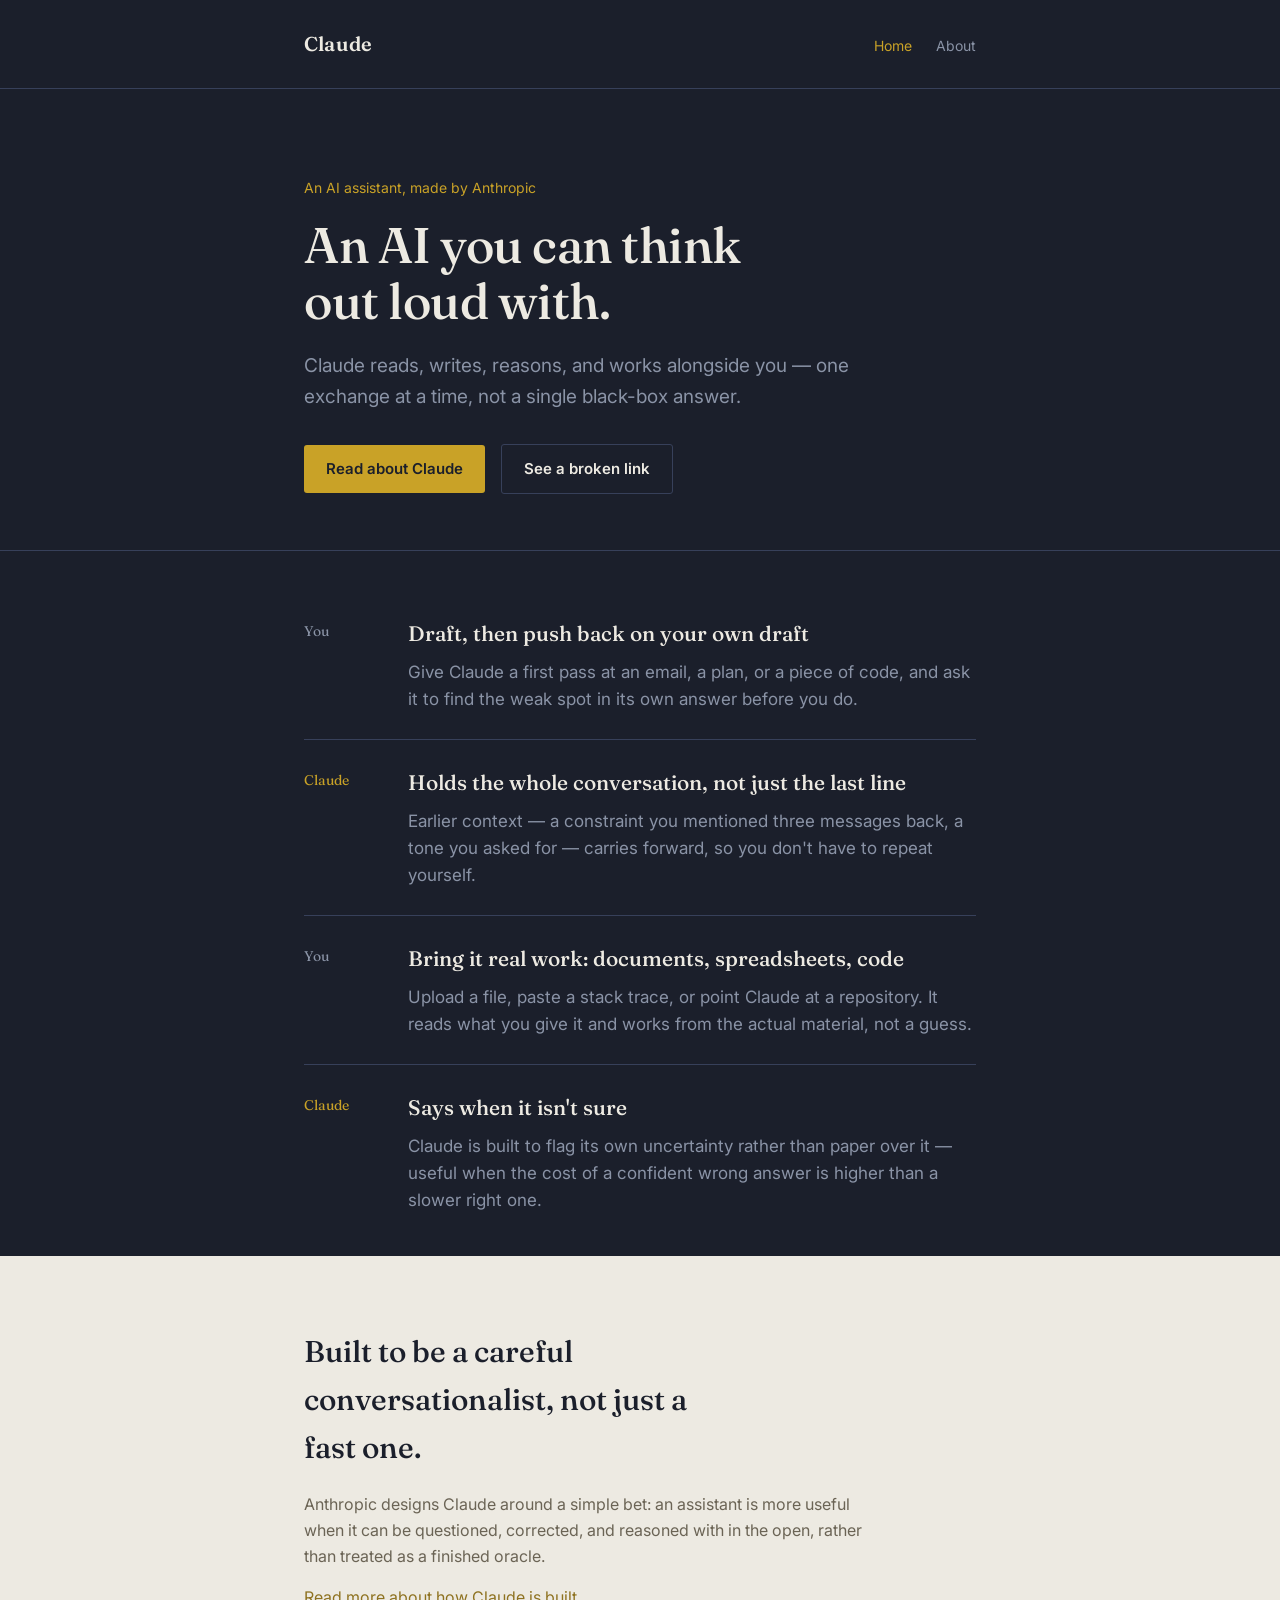
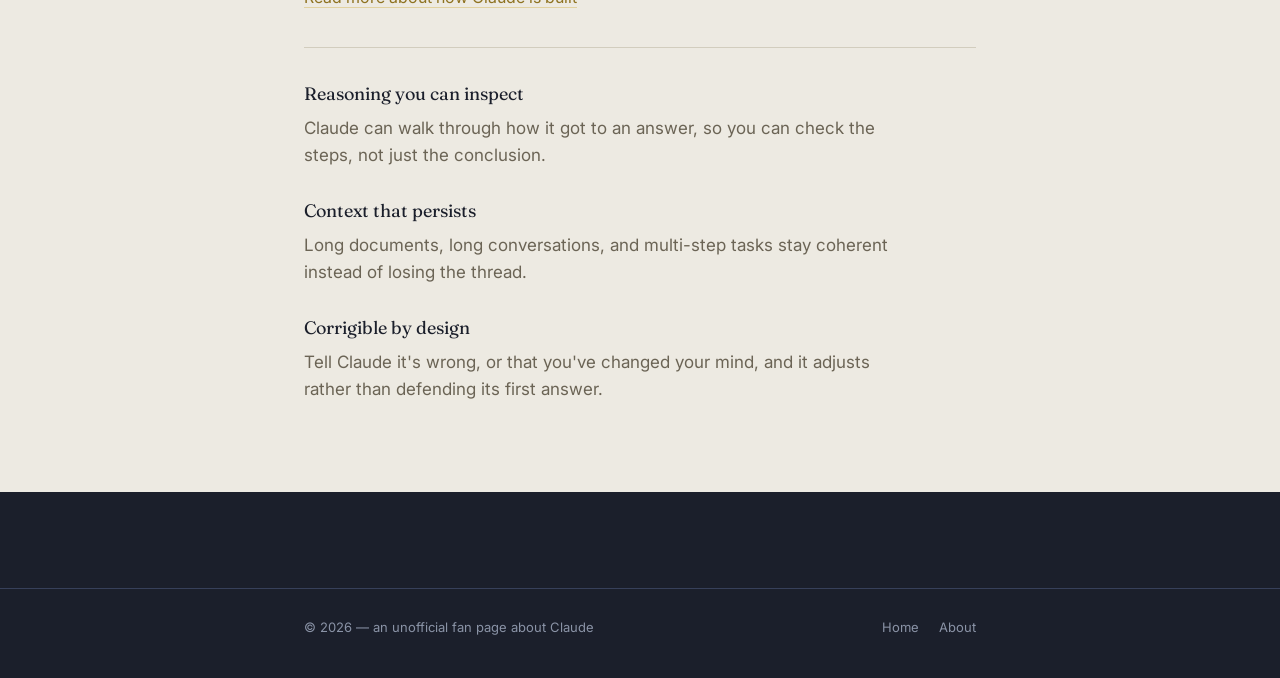
<file: index.html>
<!DOCTYPE html>
<html lang="en">
<head>
<meta charset="UTF-8">
<meta name="viewport" content="width=device-width, initial-scale=1.0">
<title>Claude — an AI you can think out loud with</title>
<meta name="description" content="Claude is an AI assistant made by Anthropic. Read, write, plan, and reason through problems in an ongoing back and forth.">
<link rel="preconnect" href="https://fonts.googleapis.com">
<link rel="preconnect" href="https://fonts.gstatic.com" crossorigin>
<link href="https://fonts.googleapis.com/css2?family=Fraunces:opsz,wght@9..144,400;9..144,500;9..144,600&family=Inter:wght@400;500;600&display=swap" rel="stylesheet">
<link rel="stylesheet" href="style.css">
</head>
<body>

<header class="site">
  <div class="shell">
    <a class="wordmark" href="index.html">Claude</a>
    <nav class="site-nav">
      <a href="index.html" aria-current="page">Home</a>
      <a href="about.html">About</a>
    </nav>
  </div>
</header>

<main>
  <section class="hero">
    <div class="shell">
      <p class="eyebrow">An AI assistant, made by Anthropic</p>
      <h1>An AI you can think out loud with.</h1>
      <p class="lede">Claude reads, writes, reasons, and works alongside you — one exchange at a time, not a single black-box answer.</p>
      <div class="actions">
        <a class="btn primary" href="about.html">Read about Claude</a>
        <a class="btn ghost" href="error.html">See a broken link</a>
      </div>
    </div>
  </section>

  <section class="thread">
    <div class="shell">

      <div class="turn">
        <div class="role">You</div>
        <div>
          <h3>Draft, then push back on your own draft</h3>
          <p>Give Claude a first pass at an email, a plan, or a piece of code, and ask it to find the weak spot in its own answer before you do.</p>
        </div>
      </div>

      <div class="turn claude">
        <div class="role">Claude</div>
        <div>
          <h3>Holds the whole conversation, not just the last line</h3>
          <p>Earlier context — a constraint you mentioned three messages back, a tone you asked for — carries forward, so you don't have to repeat yourself.</p>
        </div>
      </div>

      <div class="turn">
        <div class="role">You</div>
        <div>
          <h3>Bring it real work: documents, spreadsheets, code</h3>
          <p>Upload a file, paste a stack trace, or point Claude at a repository. It reads what you give it and works from the actual material, not a guess.</p>
        </div>
      </div>

      <div class="turn claude">
        <div class="role">Claude</div>
        <div>
          <h3>Says when it isn't sure</h3>
          <p>Claude is built to flag its own uncertainty rather than paper over it — useful when the cost of a confident wrong answer is higher than a slower right one.</p>
        </div>
      </div>

    </div>
  </section>

  <section class="on-paper">
    <div class="shell">
      <h2>Built to be a careful conversationalist, not just a fast one.</h2>
      <p>Anthropic designs Claude around a simple bet: an assistant is more useful when it can be questioned, corrected, and reasoned with in the open, rather than treated as a finished oracle.</p>
      <p><a href="about.html">Read more about how Claude is built</a></p>

      <dl class="principles">
        <div class="principle">
          <dt>Reasoning you can inspect</dt>
          <dd>Claude can walk through how it got to an answer, so you can check the steps, not just the conclusion.</dd>
        </div>
        <div class="principle">
          <dt>Context that persists</dt>
          <dd>Long documents, long conversations, and multi-step tasks stay coherent instead of losing the thread.</dd>
        </div>
        <div class="principle">
          <dt>Corrigible by design</dt>
          <dd>Tell Claude it's wrong, or that you've changed your mind, and it adjusts rather than defending its first answer.</dd>
        </div>
      </dl>
    </div>
  </section>
</main>

<footer class="site">
  <div class="shell">
    <span>© 2026 — an unofficial fan page about Claude</span>
    <nav>
      <a href="index.html">Home</a>
      <a href="about.html">About</a>
    </nav>
  </div>
</footer>

</body>
</html>
</file>
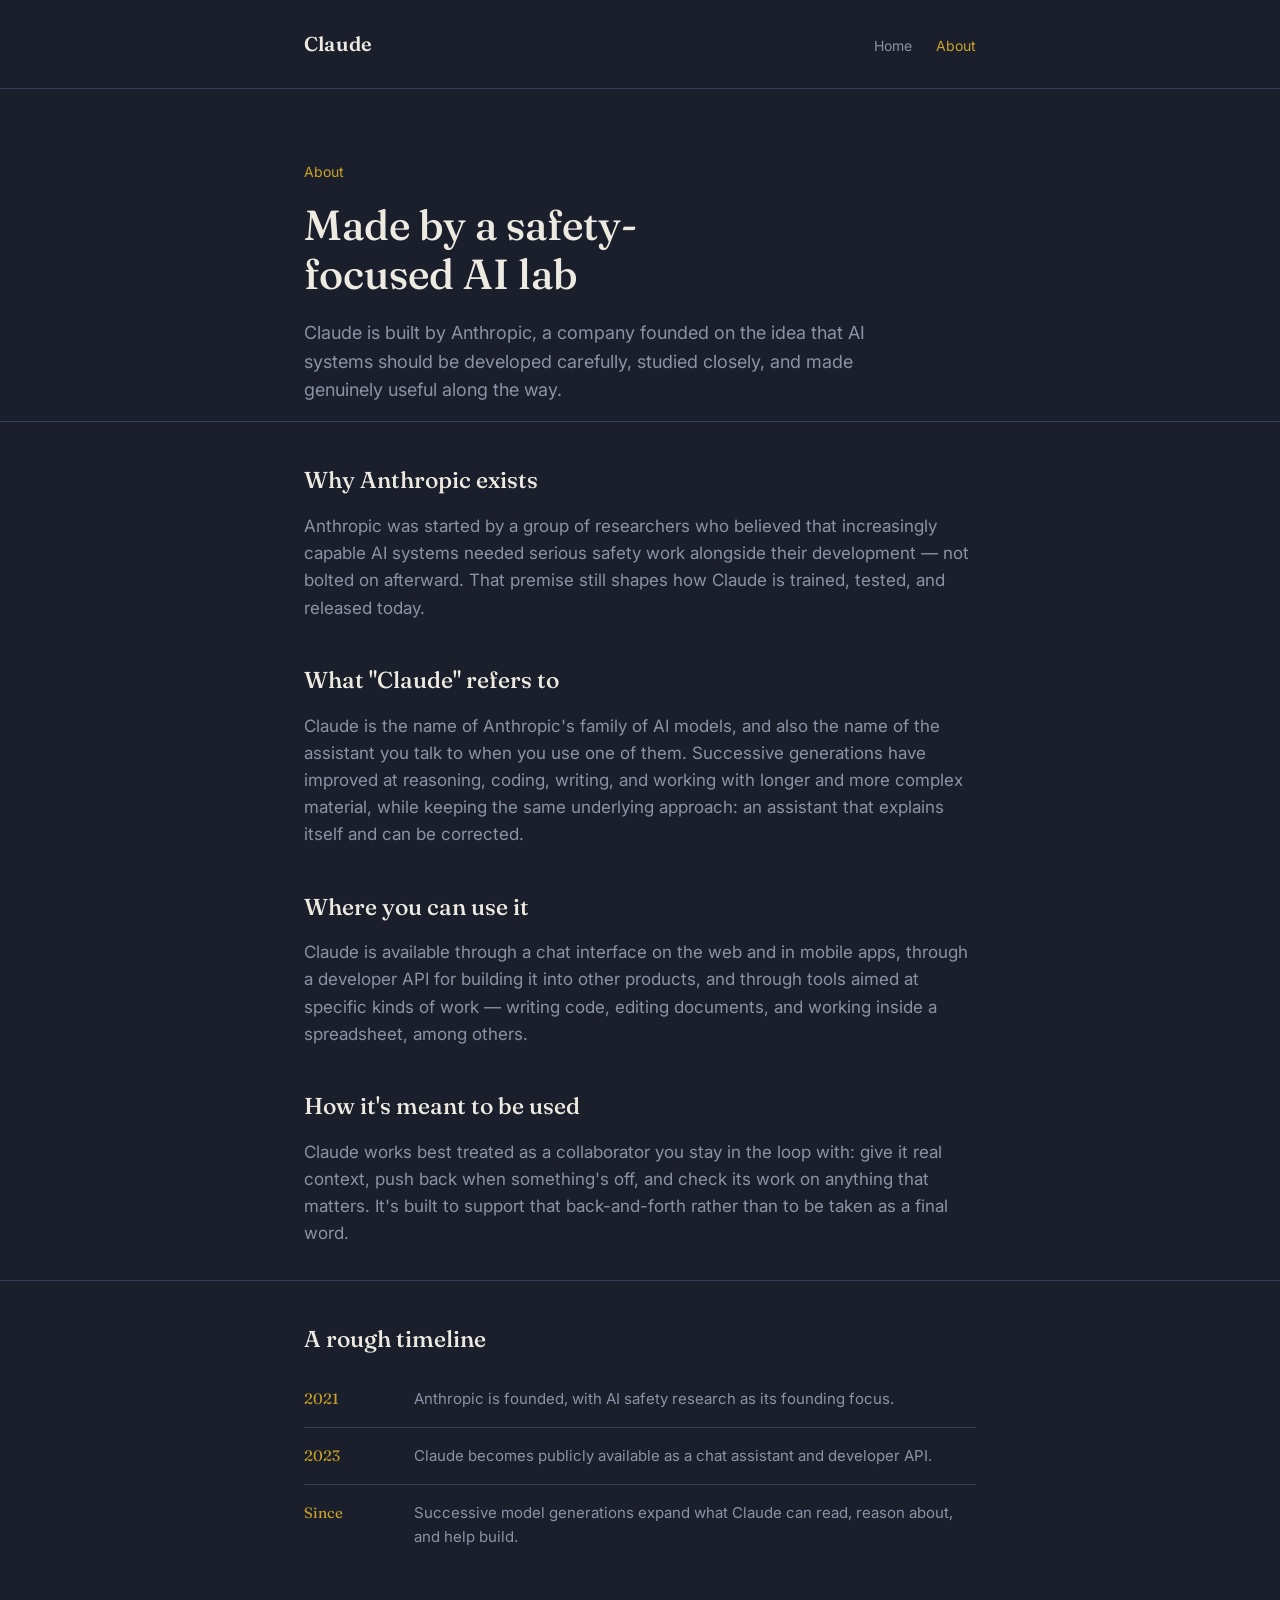
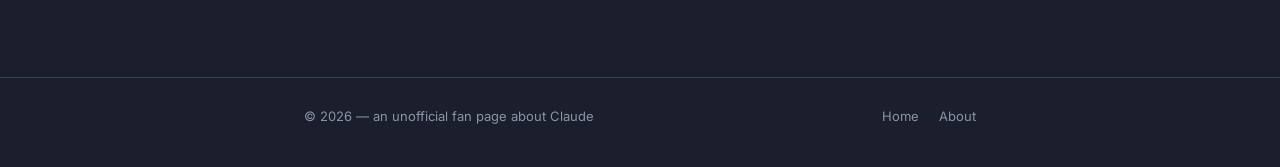
<file: about.html>
<!DOCTYPE html>
<html lang="en">
<head>
<meta charset="UTF-8">
<meta name="viewport" content="width=device-width, initial-scale=1.0">
<title>About Claude</title>
<meta name="description" content="Claude is an AI assistant built by Anthropic, a company focused on AI safety research.">
<link rel="preconnect" href="https://fonts.googleapis.com">
<link rel="preconnect" href="https://fonts.gstatic.com" crossorigin>
<link href="https://fonts.googleapis.com/css2?family=Fraunces:opsz,wght@9..144,400;9..144,500;9..144,600&family=Inter:wght@400;500;600&display=swap" rel="stylesheet">
<link rel="stylesheet" href="style.css">
</head>
<body>

<header class="site">
  <div class="shell">
    <a class="wordmark" href="index.html">Claude</a>
    <nav class="site-nav">
      <a href="index.html">Home</a>
      <a href="about.html" aria-current="page">About</a>
    </nav>
  </div>
</header>

<main>
  <section class="page-head">
    <div class="shell">
      <p class="eyebrow">About</p>
      <h1>Made by a safety-focused AI lab</h1>
      <p class="lede">Claude is built by Anthropic, a company founded on the idea that AI systems should be developed carefully, studied closely, and made genuinely useful along the way.</p>
    </div>
  </section>

  <section class="prose">
    <div class="shell">
      <h2>Why Anthropic exists</h2>
      <p>Anthropic was started by a group of researchers who believed that increasingly capable AI systems needed serious safety work alongside their development — not bolted on afterward. That premise still shapes how Claude is trained, tested, and released today.</p>

      <h2>What "Claude" refers to</h2>
      <p>Claude is the name of Anthropic's family of AI models, and also the name of the assistant you talk to when you use one of them. Successive generations have improved at reasoning, coding, writing, and working with longer and more complex material, while keeping the same underlying approach: an assistant that explains itself and can be corrected.</p>

      <h2>Where you can use it</h2>
      <p>Claude is available through a chat interface on the web and in mobile apps, through a developer API for building it into other products, and through tools aimed at specific kinds of work — writing code, editing documents, and working inside a spreadsheet, among others.</p>

      <h2>How it's meant to be used</h2>
      <p>Claude works best treated as a collaborator you stay in the loop with: give it real context, push back when something's off, and check its work on anything that matters. It's built to support that back-and-forth rather than to be taken as a final word.</p>
    </div>
  </section>

  <section class="prose">
    <div class="shell">
      <h2>A rough timeline</h2>
      <ul class="timeline">
        <li><span class="when">2021</span><span class="what">Anthropic is founded, with AI safety research as its founding focus.</span></li>
        <li><span class="when">2023</span><span class="what">Claude becomes publicly available as a chat assistant and developer API.</span></li>
        <li><span class="when">Since</span><span class="what">Successive model generations expand what Claude can read, reason about, and help build.</span></li>
      </ul>
    </div>
  </section>
</main>

<footer class="site">
  <div class="shell">
    <span>© 2026 — an unofficial fan page about Claude</span>
    <nav>
      <a href="index.html">Home</a>
      <a href="about.html">About</a>
    </nav>
  </div>
</footer>

</body>
</html>
</file>
<file: style.css>
/* ---------------------------------------------------------
   Tokens
--------------------------------------------------------- */
:root {
  --ink: #1B1F2B;
  --ink-soft: #262B3B;
  --paper: #EDEAE2;
  --paper-dim: #E1DDD2;
  --line: #37405A;
  --line-on-paper: #D2CDBE;
  --gold: #C9A227;
  --gold-dim: #8E7220;
  --slate: #8A93A6;
  --slate-on-paper: #6B6455;

  --serif: "Fraunces", Georgia, "Times New Roman", serif;
  --sans: "Inter", -apple-system, BlinkMacSystemFont, "Segoe UI", sans-serif;

  --max: 720px;
}

* { box-sizing: border-box; }

html { scroll-behavior: smooth; }

body {
  margin: 0;
  background: var(--ink);
  color: var(--paper);
  font-family: var(--sans);
  font-size: 17px;
  line-height: 1.6;
  -webkit-font-smoothing: antialiased;
}

::selection { background: var(--gold); color: var(--ink); }

a {
  color: var(--gold);
  text-decoration: none;
  border-bottom: 1px solid rgba(201, 162, 39, 0.35);
  transition: border-color 0.15s ease;
}
a:hover { border-color: var(--gold); }
a:focus-visible,
button:focus-visible {
  outline: 2px solid var(--gold);
  outline-offset: 3px;
}

/* ---------------------------------------------------------
   Shell
--------------------------------------------------------- */
.shell {
  max-width: var(--max);
  margin: 0 auto;
  padding: 0 24px;
}

header.site {
  border-bottom: 1px solid var(--line);
}
header.site .shell {
  display: flex;
  align-items: baseline;
  justify-content: space-between;
  padding-top: 28px;
  padding-bottom: 28px;
}
.wordmark {
  font-family: var(--serif);
  font-size: 20px;
  font-weight: 600;
  letter-spacing: 0.01em;
  color: var(--paper);
  border-bottom: none;
}
.wordmark:hover { border-bottom: none; color: var(--gold); }

nav.site-nav {
  display: flex;
  gap: 24px;
  font-size: 14px;
}
nav.site-nav a {
  color: var(--slate);
  border-bottom: none;
}
nav.site-nav a:hover { color: var(--paper); }
nav.site-nav a[aria-current="page"] { color: var(--gold); }

footer.site {
  border-top: 1px solid var(--line);
  margin-top: 96px;
}
footer.site .shell {
  padding-top: 28px;
  padding-bottom: 40px;
  display: flex;
  justify-content: space-between;
  align-items: center;
  font-size: 13px;
  color: var(--slate);
}
footer.site nav { display: flex; gap: 20px; }
footer.site a { color: var(--slate); border-bottom: none; }
footer.site a:hover { color: var(--gold); }

/* ---------------------------------------------------------
   Hero
--------------------------------------------------------- */
.hero {
  padding: 88px 0 56px;
}
.hero .eyebrow {
  font-size: 14px;
  color: var(--gold);
  margin: 0 0 18px;
}
.hero h1 {
  font-family: var(--serif);
  font-weight: 500;
  font-size: clamp(34px, 6vw, 50px);
  line-height: 1.12;
  letter-spacing: -0.01em;
  margin: 0 0 22px;
  max-width: 15ch;
}
.hero p.lede {
  font-size: 19px;
  color: var(--slate);
  max-width: 46ch;
  margin: 0 0 32px;
}
.hero .actions { display: flex; gap: 16px; align-items: center; }
.btn {
  display: inline-block;
  font-family: var(--sans);
  font-size: 15px;
  font-weight: 600;
  padding: 12px 22px;
  border-radius: 3px;
  border-bottom: none;
}
.btn.primary {
  background: var(--gold);
  color: var(--ink);
}
.btn.primary:hover { background: #dcb336; }
.btn.ghost {
  color: var(--paper);
  border: 1px solid var(--line);
}
.btn.ghost:hover { border-color: var(--gold); color: var(--gold); }

/* ---------------------------------------------------------
   Dialogue turns — the recurring structural device.
   Claude's product is a conversation, so content that explains
   what it does is laid out as a running exchange rather than
   cards or bullet features.
--------------------------------------------------------- */
.thread {
  padding: 40px 0 8px;
  border-top: 1px solid var(--line);
}
.turn {
  display: grid;
  grid-template-columns: 84px 1fr;
  gap: 20px;
  padding: 26px 0;
  border-bottom: 1px solid var(--line);
}
.turn .role {
  font-family: var(--serif);
  font-size: 14px;
  color: var(--slate);
  padding-top: 3px;
}
.turn.claude .role { color: var(--gold); }
.turn h3 {
  font-family: var(--serif);
  font-weight: 500;
  font-size: 21px;
  margin: 0 0 8px;
  color: var(--paper);
}
.turn p {
  margin: 0;
  color: var(--slate);
  max-width: 54ch;
}
.turn:last-child { border-bottom: none; }

/* ---------------------------------------------------------
   Section on paper (used for a change of register)
--------------------------------------------------------- */
.on-paper {
  background: var(--paper);
  color: var(--ink);
  margin-top: 8px;
}
.on-paper .shell { padding-top: 72px; padding-bottom: 72px; }
.on-paper h2 {
  font-family: var(--serif);
  font-weight: 500;
  font-size: 30px;
  margin: 0 0 20px;
  max-width: 20ch;
}
.on-paper p {
  color: var(--slate-on-paper);
  max-width: 58ch;
  margin: 0 0 16px;
  font-size: 16px;
}
.on-paper a { color: var(--gold-dim); }
.on-paper a:hover { color: #7a6119; }

.principles {
  display: grid;
  gap: 28px;
  margin-top: 36px;
  padding-top: 32px;
  border-top: 1px solid var(--line-on-paper);
}
.principle dt {
  font-family: var(--serif);
  font-size: 18px;
  margin-bottom: 6px;
}
.principle dd {
  margin: 0;
  color: var(--slate-on-paper);
  max-width: 56ch;
}

/* ---------------------------------------------------------
   About page specifics
--------------------------------------------------------- */
.page-head {
  padding: 72px 0 8px;
}
.page-head .eyebrow {
  font-size: 14px;
  color: var(--gold);
  margin: 0 0 18px;
}
.page-head h1 {
  font-family: var(--serif);
  font-weight: 500;
  font-size: clamp(30px, 5vw, 42px);
  line-height: 1.16;
  margin: 0 0 20px;
  max-width: 17ch;
}
.page-head p.lede {
  font-size: 18px;
  color: var(--slate);
  max-width: 52ch;
  margin: 0 0 8px;
}

.prose {
  padding: 40px 0 16px;
  border-top: 1px solid var(--line);
}
.prose p { max-width: 62ch; }
.prose h2 {
  font-family: var(--serif);
  font-weight: 500;
  font-size: 23px;
  margin: 40px 0 14px;
}
.prose h2:first-child { margin-top: 0; }
.prose p { color: var(--slate); margin: 0 0 16px; }

.timeline {
  list-style: none;
  margin: 0;
  padding: 0;
}
.timeline li {
  display: grid;
  grid-template-columns: 90px 1fr;
  gap: 20px;
  padding: 16px 0;
  border-bottom: 1px solid var(--line);
  font-size: 15px;
}
.timeline li:last-child { border-bottom: none; }
.timeline .when {
  color: var(--gold);
  font-family: var(--serif);
}
.timeline .what { color: var(--slate); }

/* ---------------------------------------------------------
   Error page
--------------------------------------------------------- */
.error-wrap {
  min-height: 78vh;
  display: flex;
  align-items: center;
}
.error-block { padding: 40px 0; }
.error-code {
  font-family: var(--serif);
  font-size: 15px;
  color: var(--gold);
  margin: 0 0 16px;
  letter-spacing: 0.02em;
}
.error-block h1 {
  font-family: var(--serif);
  font-weight: 500;
  font-size: clamp(28px, 5vw, 40px);
  line-height: 1.2;
  margin: 0 0 18px;
  max-width: 18ch;
}
.error-block p {
  color: var(--slate);
  max-width: 48ch;
  margin: 0 0 30px;
  font-size: 17px;
}
.error-actions { display: flex; gap: 16px; }

/* ---------------------------------------------------------
   Responsive
--------------------------------------------------------- */
@media (max-width: 560px) {
  .turn { grid-template-columns: 1fr; gap: 6px; }
  .turn .role { padding-top: 0; }
  .timeline li { grid-template-columns: 1fr; gap: 4px; }
  header.site .shell { flex-direction: column; align-items: flex-start; gap: 14px; }
  footer.site .shell { flex-direction: column; align-items: flex-start; gap: 14px; }
}

@media (prefers-reduced-motion: reduce) {
  html { scroll-behavior: auto; }
  * { transition: none !important; }
}
</file>
